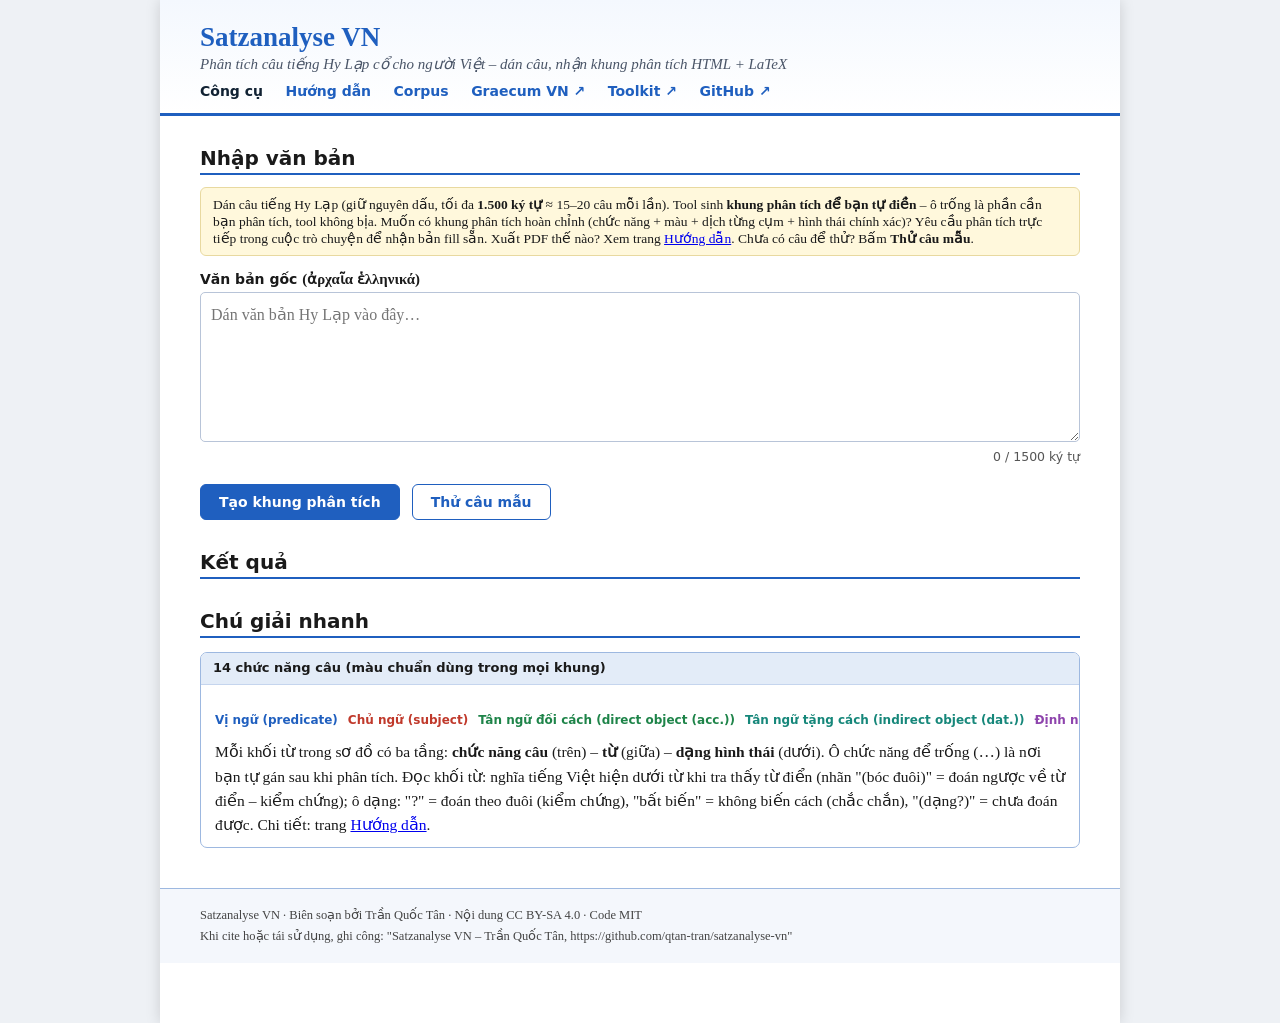
<file: index.html>
<!doctype html>
<html lang="vi">
<head>
<meta charset="UTF-8">
<meta name="viewport" content="width=device-width, initial-scale=1.0">
<title>Satzanalyse VN – Phân tích câu tiếng Hy Lạp cổ</title>
<link rel="stylesheet" href="assets/style.css">
</head>
<body>
<div class="page">

<header class="site">
  <h1><a href="index.html">Satzanalyse VN</a></h1>
  <p class="tagline">Phân tích câu tiếng Hy Lạp cổ cho người Việt – dán câu, nhận khung phân tích HTML + LaTeX</p>
  <nav class="site">
    <a href="index.html" aria-current="page">Công cụ</a>
    <a href="huong-dan.html">Hướng dẫn</a>
    <a href="corpus.html">Corpus</a>
    <a href="https://qtan-tran.github.io/graecum-vn/" target="_blank">Graecum VN ↗</a>
    <a href="https://qtan-tran.github.io/ancient-greek-toolkit/" target="_blank">Toolkit ↗</a>
    <a href="https://github.com/qtan-tran/satzanalyse-vn" target="_blank">GitHub ↗</a>
  </nav>
</header>

<h2 class="sec">Nhập văn bản</h2>

<div class="hint">Dán câu tiếng Hy Lạp (giữ nguyên dấu, tối đa <b>1.500 ký tự</b> ≈ 15–20 câu mỗi lần). Tool sinh <b>khung phân tích để bạn tự điền</b> – ô trống là phần cần bạn phân tích, tool không bịa.
Muốn có khung phân tích hoàn chỉnh (chức năng + màu + dịch từng cụm + hình thái chính xác)? Yêu cầu phân tích trực tiếp trong cuộc trò chuyện để nhận bản fill sẵn. Xuất PDF thế nào? Xem trang <a href="huong-dan.html">Hướng dẫn</a>. Chưa có câu để thử? Bấm <b>Thử câu mẫu</b>.</div>

<div class="err" id="err"></div>
<div class="ok" id="ok"></div>

<label for="f-text">Văn bản gốc <span class="gk">(ἀρχαῖα ἑλληνικά)</span></label>
<textarea id="f-text" spellcheck="false" placeholder="Dán văn bản Hy Lạp vào đây…"></textarea>
<div class="counter" id="counter">0 / 1500 ký tự</div>

<div class="actions">
  <button id="btn-run">Tạo khung phân tích</button>
  <button id="btn-example" class="ghost">Thử câu mẫu</button>
</div>

<h2 class="sec">Kết quả</h2>

<div class="summary" id="summary" style="display:none"></div>
<div class="actions" id="dl-actions" style="display:none">
  <button id="btn-dl-html">Tải satzanalyse.html</button>
  <button id="btn-dl-tex" class="ghost">Tải satzanalyse.tex</button>
  <button id="btn-copy-tex" class="ghost">Chép nội dung .tex</button>
  <button id="btn-open-tab" class="ghost">Mở khung trong tab mới</button>
</div>
<p class="note" id="preview-note" style="display:none">Xem trước bản HTML bên dưới; bấm <b>Mở khung trong tab mới</b> để đọc ở cửa sổ riêng.</p>
<iframe id="preview" title="Xem trước khung phân tích" style="display:none"></iframe>

<h2 class="sec">Chú giải nhanh</h2>
<div class="box">
  <div class="bt">14 chức năng câu (màu chuẩn dùng trong mọi khung)</div>
  <div class="bb">
    <div class="chips" id="chips"></div>
    Mỗi khối từ trong sơ đồ có ba tầng: <b>chức năng câu</b> (trên) – <b>từ</b> (giữa) – <b>dạng hình thái</b> (dưới).
    Ô chức năng để trống (<span class="gk">…</span>) là nơi bạn tự gán sau khi phân tích.
    Đọc khối từ: nghĩa tiếng Việt hiện dưới từ khi tra thấy từ điển (nhãn "(bóc đuôi)" = đoán ngược về từ điển – kiểm chứng); ô dạng: "?" = đoán theo đuôi (kiểm chứng), "bất biến" = không biến cách (chắc chắn), "(dạng?)" = chưa đoán được.
    Chi tiết: trang <a href="huong-dan.html">Hướng dẫn</a>.
  </div>
</div>

<footer class="site">
  Satzanalyse VN · Biên soạn bởi Trần Quốc Tân · Nội dung CC BY-SA 4.0 · Code MIT<br>
  Khi cite hoặc tái sử dụng, ghi công: "Satzanalyse VN – Trần Quốc Tân, https://github.com/qtan-tran/satzanalyse-vn"
</footer>

</div>

<script src="data/dict.js"></script>
<script src="data/morph.js"></script>
<script src="assets/engine.js"></script>
<script src="assets/exporter-html.js"></script>
<script src="assets/exporter-tex.js"></script>
<script>
(function () {
  'use strict';
  var elText = document.getElementById('f-text');
  var elCounter = document.getElementById('counter');
  var elErr = document.getElementById('err');
  var elOk = document.getElementById('ok');
  var elSummary = document.getElementById('summary');
  var elActions = document.getElementById('dl-actions');
  var elPreviewNote = document.getElementById('preview-note');
  var elPreview = document.getElementById('preview');
  var elChips = document.getElementById('chips');
  var lastHTML = '', lastTEX = '', lastName = 'satzanalyse', previewURL = null, tabURL = null;

  /* Câu mẫu John 1:1 (trùng corpus L6) để thử ngay lần đầu. */
  var SAMPLE_TEXT = 'ἐν ἀρχῇ ἦν ὁ λόγος, καὶ ὁ λόγος ἦν πρὸς τὸν θεόν, καὶ θεὸς ἦν ὁ λόγος.';

  document.getElementById('btn-example').addEventListener('click', function () {
    elText.value = SAMPLE_TEXT;
    countChars();
    elText.focus();
  });

  /* Dải màu chức năng ở trang tool */
  elChips.innerHTML = SA.FN.map(function (f) {
    return '<span class="chip" style="color:' + SA.COLORS[f.k] + '">' + f.vi +
      ' (' + f.en + ')</span>';
  }).join('');

  function countChars() {
    var n = Array.from(elText.value.trim()).length;
    var over = n > SA.LIMIT;
    elCounter.textContent = n + ' / ' + SA.LIMIT + ' ký tự';
    elCounter.className = 'counter' + (over ? ' over' : '');
    elText.className = over ? 'over' : '';
  }
  elText.addEventListener('input', countChars);
  elText.addEventListener('keydown', function (e) {
    if ((e.ctrlKey || e.metaKey) && e.key === 'Enter') {
      e.preventDefault();
      document.getElementById('btn-run').click();
    }
  });
  countChars();

  function fail(msg) {
    elErr.textContent = msg;
    elErr.style.display = 'block';
    elOk.style.display = 'none';
    elSummary.style.display = 'none';
    elActions.style.display = 'none';
    elPreviewNote.style.display = 'none';
    elPreview.style.display = 'none';
  }

  function succeed(msg) {
    elOk.textContent = msg;
    elOk.style.display = 'block';
    elErr.style.display = 'none';
  }

  function download(name, content, mime) {
    var blob = new Blob([content], { type: mime + ';charset=utf-8' });
    var a = document.createElement('a');
    a.href = URL.createObjectURL(blob);
    a.download = name;
    document.body.appendChild(a);
    a.click();
    document.body.removeChild(a);
    setTimeout(function () { URL.revokeObjectURL(a.href); }, 5000);
  }

  document.getElementById('btn-run').addEventListener('click', function () {
    var model = SA.analyze(elText.value, {});
    if (!model.ok) {
      if (model.code === 'empty') {
        fail('Bạn chưa dán văn bản. Hãy dán câu tiếng Hy Lạp vào ô "Văn bản gốc" rồi bấm "Tạo khung phân tích".');
      } else if (model.code === 'limit') {
        fail('Văn bản của bạn có ' + model.chars + ' ký tự, vượt ngưỡng ' + SA.LIMIT +
             ' ký tự của một lần phân tích (để khung xuất không quá dài). Hãy chia nhỏ văn bản – mỗi lần khoảng 15–20 câu – rồi phân tích từng phần.');
      } else if (model.code === 'nogreek') {
        fail('Không tìm thấy ký tự Hy Lạp nào trong văn bản. Hãy kiểm tra lại: bản dán cần là văn bản tiếng Hy Lạp (kèm dấu).');
      }
      return;
    }
    lastHTML = SA_HTML.build(model);
    lastTEX = SA_TEX.build(model);
    lastName = 'satzanalyse'; /* không còn ô Tiêu đề (Phần 6): tên file mặc định */

    var nTok = 0;
    model.sentences.forEach(function (s) { nTok += s.tokens.length; });
    var nHit = model.vocab.filter(function (t) { return SA.dictLookup(t); }).length;
    var nMorph = model.vocab.filter(function (t) { return SA.morphLookup(t, SA.dictLookup(t)); }).length;
    succeed('Đã nhận: ' + model.sentences.length + ' câu · ' + nTok + ' khối từ · ' +
            model.vocab.length + ' từ vựng (không lặp), tra từ điển thấy ' + nHit +
            ', gợi ý hình thái ' + nMorph + '. Hai file đã sẵn sàng tải về.');

    elSummary.textContent = 'File xuất: ' + lastName + '.html (khung phân tích, tự điền + in ra PDF qua trình duyệt) · ' +
                            lastName + '.tex (biên dịch qua XeLaTeX/Overleaf).';
    elSummary.style.display = 'block';
    elActions.style.display = 'block';
    elPreviewNote.style.display = 'block';
    elPreview.style.display = 'block';
    if (previewURL) { URL.revokeObjectURL(previewURL); }
    previewURL = URL.createObjectURL(new Blob([lastHTML], { type: 'text/html;charset=utf-8' }));
    elPreview.src = previewURL;
  });

  document.getElementById('btn-open-tab').addEventListener('click', function () {
    if (!lastHTML) return;
    if (tabURL) { URL.revokeObjectURL(tabURL); }
    tabURL = URL.createObjectURL(new Blob([lastHTML], { type: 'text/html;charset=utf-8' }));
    window.open(tabURL, '_blank');
  });

  document.getElementById('btn-dl-html').addEventListener('click', function () {
    download(lastName + '.html', lastHTML, 'text/html');
  });
  document.getElementById('btn-dl-tex').addEventListener('click', function () {
    download(lastName + '.tex', lastTEX, 'application/x-tex');
  });
  document.getElementById('btn-copy-tex').addEventListener('click', function () {
    var btn = this;
    function done() {
      var old = btn.textContent;
      btn.textContent = 'Đã chép ✓';
      setTimeout(function () { btn.textContent = old; }, 1600);
    }
    if (navigator.clipboard && navigator.clipboard.writeText) {
      navigator.clipboard.writeText(lastTEX).then(done);
    } else {
      var ta = document.createElement('textarea');
      ta.value = lastTEX;
      document.body.appendChild(ta);
      ta.select();
      try { document.execCommand('copy'); done(); } catch (e) {}
      document.body.removeChild(ta);
    }
  });
})();
</script>
</body>
</html>
</file>
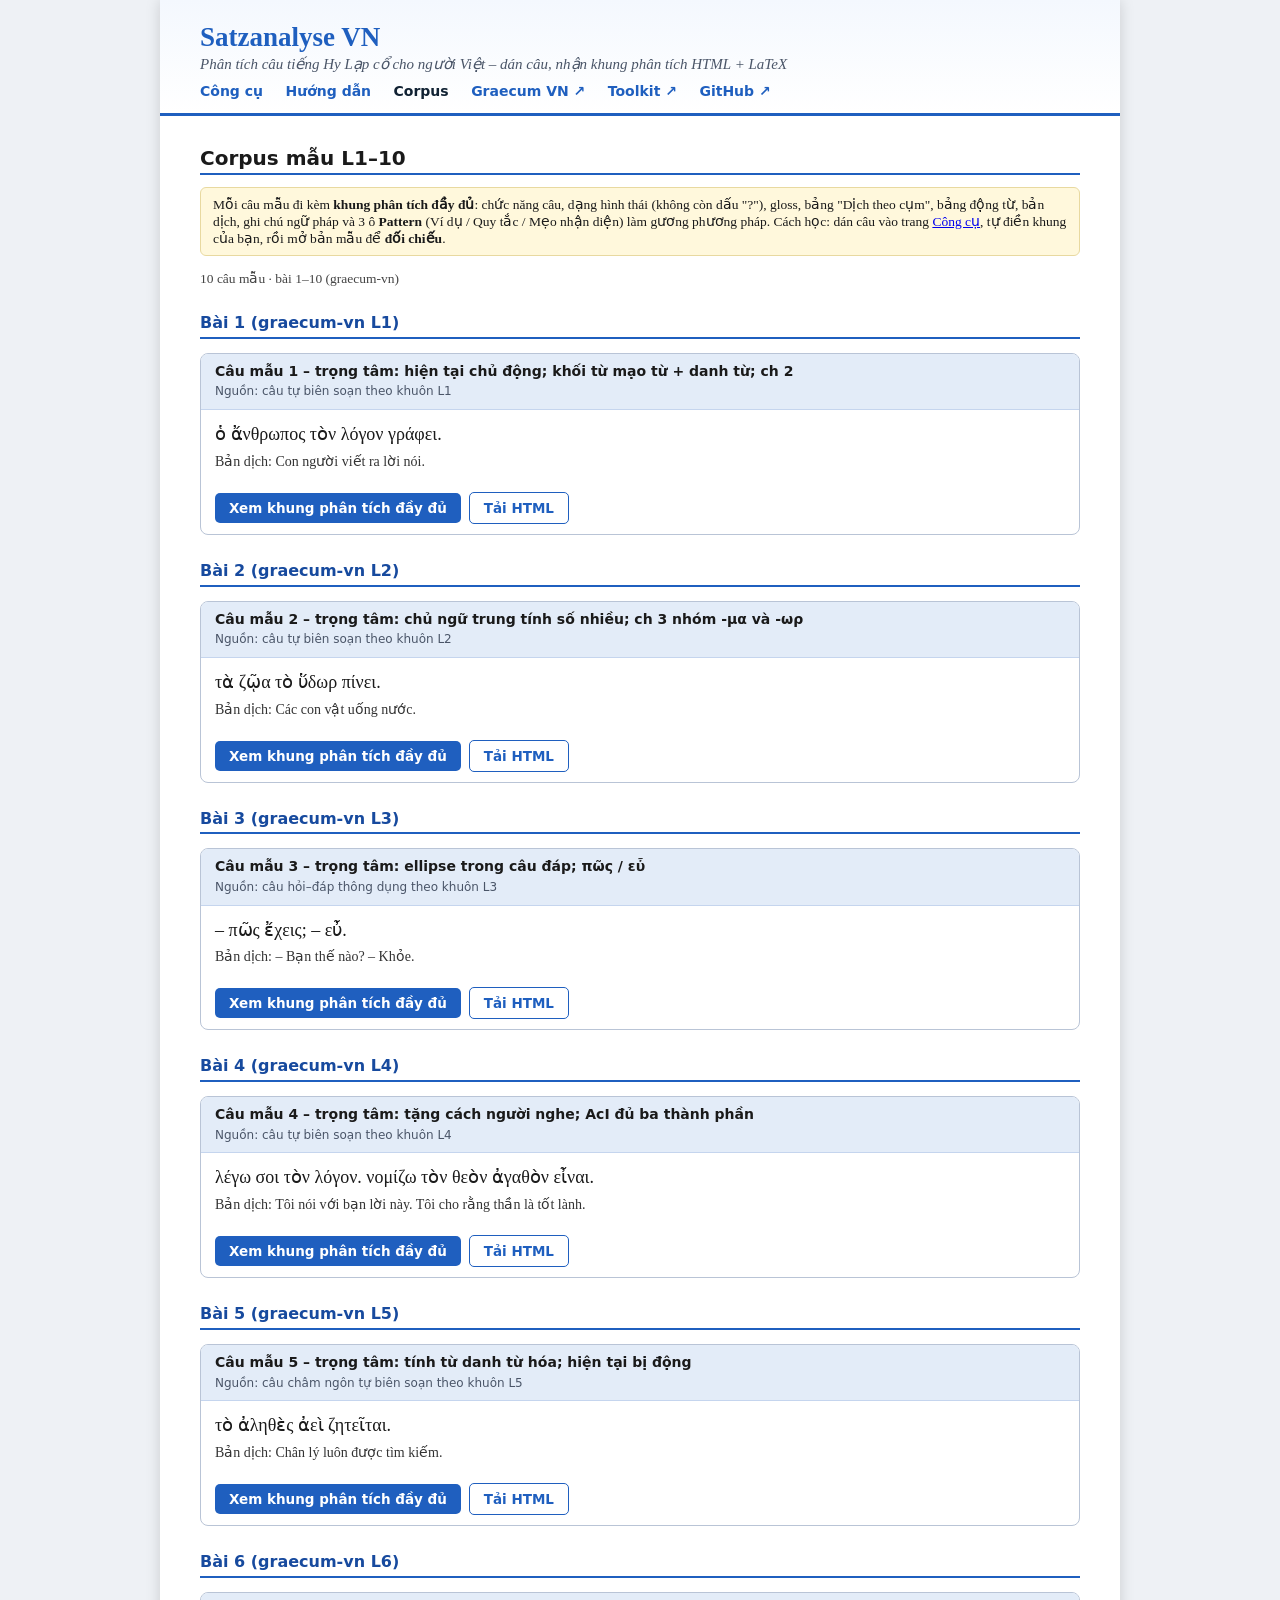
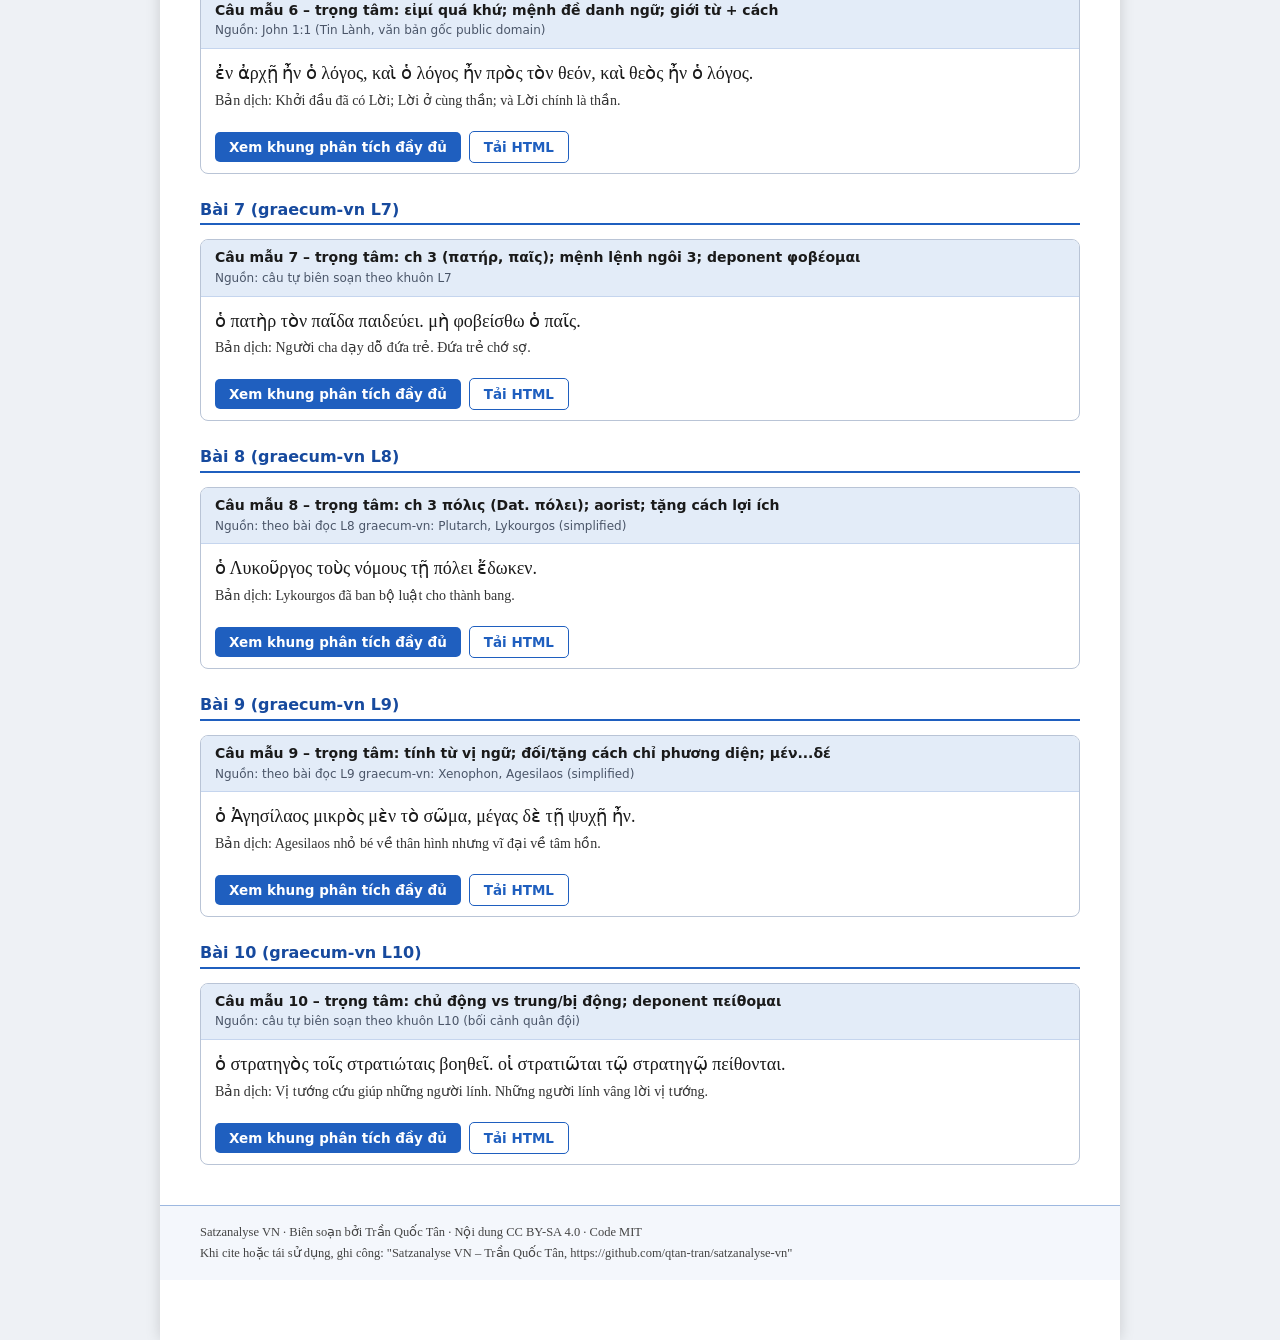
<file: corpus.html>
<!doctype html>
<html lang="vi">
<head>
<meta charset="UTF-8">
<meta name="viewport" content="width=device-width, initial-scale=1.0">
<title>Corpus – Satzanalyse VN</title>
<link rel="stylesheet" href="assets/style.css">
<style>
.ccard{border:1px solid #b9c4d6;border-radius:8px;margin:14px 0;background:#fff;overflow:hidden}
.ccard .ch{background:#e3ecf8;padding:8px 14px;border-bottom:1px solid #c5d5ee;font:700 14px/1.4 system-ui,Arial,sans-serif}
.ccard .ch .src{font:400 12px/1.4 system-ui,Arial,sans-serif;color:#4a5568}
.ccard .cb{padding:10px 14px}
.ccard .gk{font-size:18px;line-height:1.6}
.ccard .vi{color:#333;margin:4px 0 8px;font-size:14px}
.ccard .btns{margin-top:6px}
.ccard button{font:700 13.5px system-ui,Arial,sans-serif;padding:7px 14px;border:0;border-radius:5px;background:#1F5FBF;color:#fff;cursor:pointer;margin-right:8px}
.ccard button.ghost{background:#fff;color:#1F5FBF;border:1px solid #1F5FBF}
.ccard button:hover{background:#174a9e}
.ccard button.ghost:hover{background:#eef4fd}
.ccard .viewwrap{margin-top:10px}
.ccard iframe{width:100%;height:620px;border:1px solid #ccd4e0;border-radius:5px;background:#fff}
.lesson{margin:26px 0 6px;font:700 16px/1.3 system-ui,Arial,sans-serif;border-bottom:2px solid #1F5FBF;padding-bottom:3px;color:#174a9e}
.count{font-size:13.5px;color:#444;margin:10px 0}
</style>
</head>
<body>
<div class="page">

<header class="site">
  <h1><a href="index.html">Satzanalyse VN</a></h1>
  <p class="tagline">Phân tích câu tiếng Hy Lạp cổ cho người Việt – dán câu, nhận khung phân tích HTML + LaTeX</p>
  <nav class="site">
    <a href="index.html">Công cụ</a>
    <a href="huong-dan.html">Hướng dẫn</a>
    <a href="corpus.html" aria-current="page">Corpus</a>
    <a href="https://qtan-tran.github.io/graecum-vn/" target="_blank">Graecum VN ↗</a>
    <a href="https://qtan-tran.github.io/ancient-greek-toolkit/" target="_blank">Toolkit ↗</a>
    <a href="https://github.com/qtan-tran/satzanalyse-vn" target="_blank">GitHub ↗</a>
  </nav>
</header>

<h2 class="sec">Corpus mẫu L1–10</h2>

<div class="hint">Mỗi câu mẫu đi kèm <b>khung phân tích đầy đủ</b>: chức năng câu, dạng hình thái (không còn dấu "?"), gloss, bảng "Dịch theo cụm", bảng động từ, bản dịch, ghi chú ngữ pháp và 3 ô <b>Pattern</b> (Ví dụ / Quy tắc / Mẹo nhận diện) làm gương phương pháp. Cách học: dán câu vào trang <a href="index.html">Công cụ</a>, tự điền khung của bạn, rồi mở bản mẫu để <b>đối chiếu</b>.</div>

<p class="count" id="count"></p>
<div id="corpus-list"><noscript>Trang corpus cần JavaScript. Bạn vẫn có thể dán câu vào trang Công cụ.</noscript></div>

<footer class="site">
  Satzanalyse VN · Biên soạn bởi Trần Quốc Tân · Nội dung CC BY-SA 4.0 · Code MIT<br>
  Khi cite hoặc tái sử dụng, ghi công: "Satzanalyse VN – Trần Quốc Tân, https://github.com/qtan-tran/satzanalyse-vn"
</footer>

</div>
<script src="data/dict.js"></script>
<script src="data/morph.js"></script>
<script src="data/corpus.js"></script>
<script src="assets/engine.js"></script>
<script src="assets/exporter-html.js"></script>
<script>
/* Corpus gallery: dựng danh sách theo bài từ window.SA_CORPUS;
 * mỗi câu render lười (chỉ khi bấm "Xem khung") qua SA_HTML.build(model, fill). */
(function () {
  'use strict';
  var C = window.SA_CORPUS;
  var list = document.getElementById('corpus-list');
  if (!C || !C.items || !C.items.length) {
    list.textContent = 'Chưa có câu mẫu nào.';
    return;
  }
  document.getElementById('count').textContent = C.items.length + ' câu mẫu · bài 1–10 (graecum-vn)';

  var frag = document.createDocumentFragment();
  var lastLesson = -1;

  C.items.forEach(function (it, i) {
    if (it.lesson !== lastLesson) {
      var h = document.createElement('h3');
      h.className = 'lesson';
      h.textContent = 'Bài ' + it.lesson + ' (graecum-vn L' + it.lesson + ')';
      frag.appendChild(h);
      lastLesson = it.lesson;
    }

    var card = document.createElement('div');
    card.className = 'ccard';
    var head = document.createElement('div');
    head.className = 'ch';
    head.innerHTML = 'Câu mẫu ' + (i + 1) + ' – trọng tâm: ' +
      String(it.focus).replace(/&/g, '&amp;').replace(/</g, '&lt;') +
      '<br><span class="src">Nguồn: ' + String(it.source).replace(/&/g, '&amp;').replace(/</g, '&lt;') + '</span>';
    var body = document.createElement('div');
    body.className = 'cb';
    var gk = document.createElement('div');
    gk.className = 'gk';
    gk.textContent = it.greek;
    var vi = document.createElement('div');
    vi.className = 'vi';
    vi.textContent = 'Bản dịch: ' + it.vi;
    var btns = document.createElement('div');
    btns.className = 'btns';
    var bView = document.createElement('button');
    bView.textContent = 'Xem khung phân tích đầy đủ';
    var bDl = document.createElement('button');
    bDl.className = 'ghost';
    bDl.textContent = 'Tải HTML';
    btns.appendChild(bView);
    btns.appendChild(bDl);

    var view = document.createElement('div');
    view.className = 'viewwrap';
    view.hidden = true;
    var frame = document.createElement('iframe');
    frame.title = 'Khung phân tích – ' + it.title;
    view.appendChild(frame);

    function buildHtml() {
      var model = SA.analyze(it.greek, { title: it.title, subtitle: it.subtitle });
      var fill = {
        hint: 'Khung mẫu có phân tích đầy đủ (Corpus Satzanalyse VN) – tự điền khung của bạn ở trang Công cụ rồi đối chiếu.',
        vi: it.vi,
        sentences: it.sentences,
        patterns: it.patterns
      };
      return SA_HTML.build(model, fill);
    }

    bView.addEventListener('click', function () {
      if (frame.getAttribute('data-built') !== '1') {
        frame.srcdoc = buildHtml();
        frame.setAttribute('data-built', '1');
      }
      view.hidden = !view.hidden;
      bView.textContent = view.hidden ? 'Xem khung phân tích đầy đủ' : 'Ẩn khung phân tích';
    });

    bDl.addEventListener('click', function () {
      var blob = new Blob([buildHtml()], { type: 'text/html;charset=utf-8' });
      var a = document.createElement('a');
      a.href = URL.createObjectURL(blob);
      a.download = 'satzanalyse-corpus-L' + it.lesson + '.html';
      document.body.appendChild(a);
      a.click();
      document.body.removeChild(a);
      URL.revokeObjectURL(a.href);
    });

    body.appendChild(gk);
    body.appendChild(vi);
    body.appendChild(btns);
    body.appendChild(view);
    card.appendChild(head);
    card.appendChild(body);
    frag.appendChild(card);
  });

  list.appendChild(frag);
})();
</script>
</body>
</html>
</file>
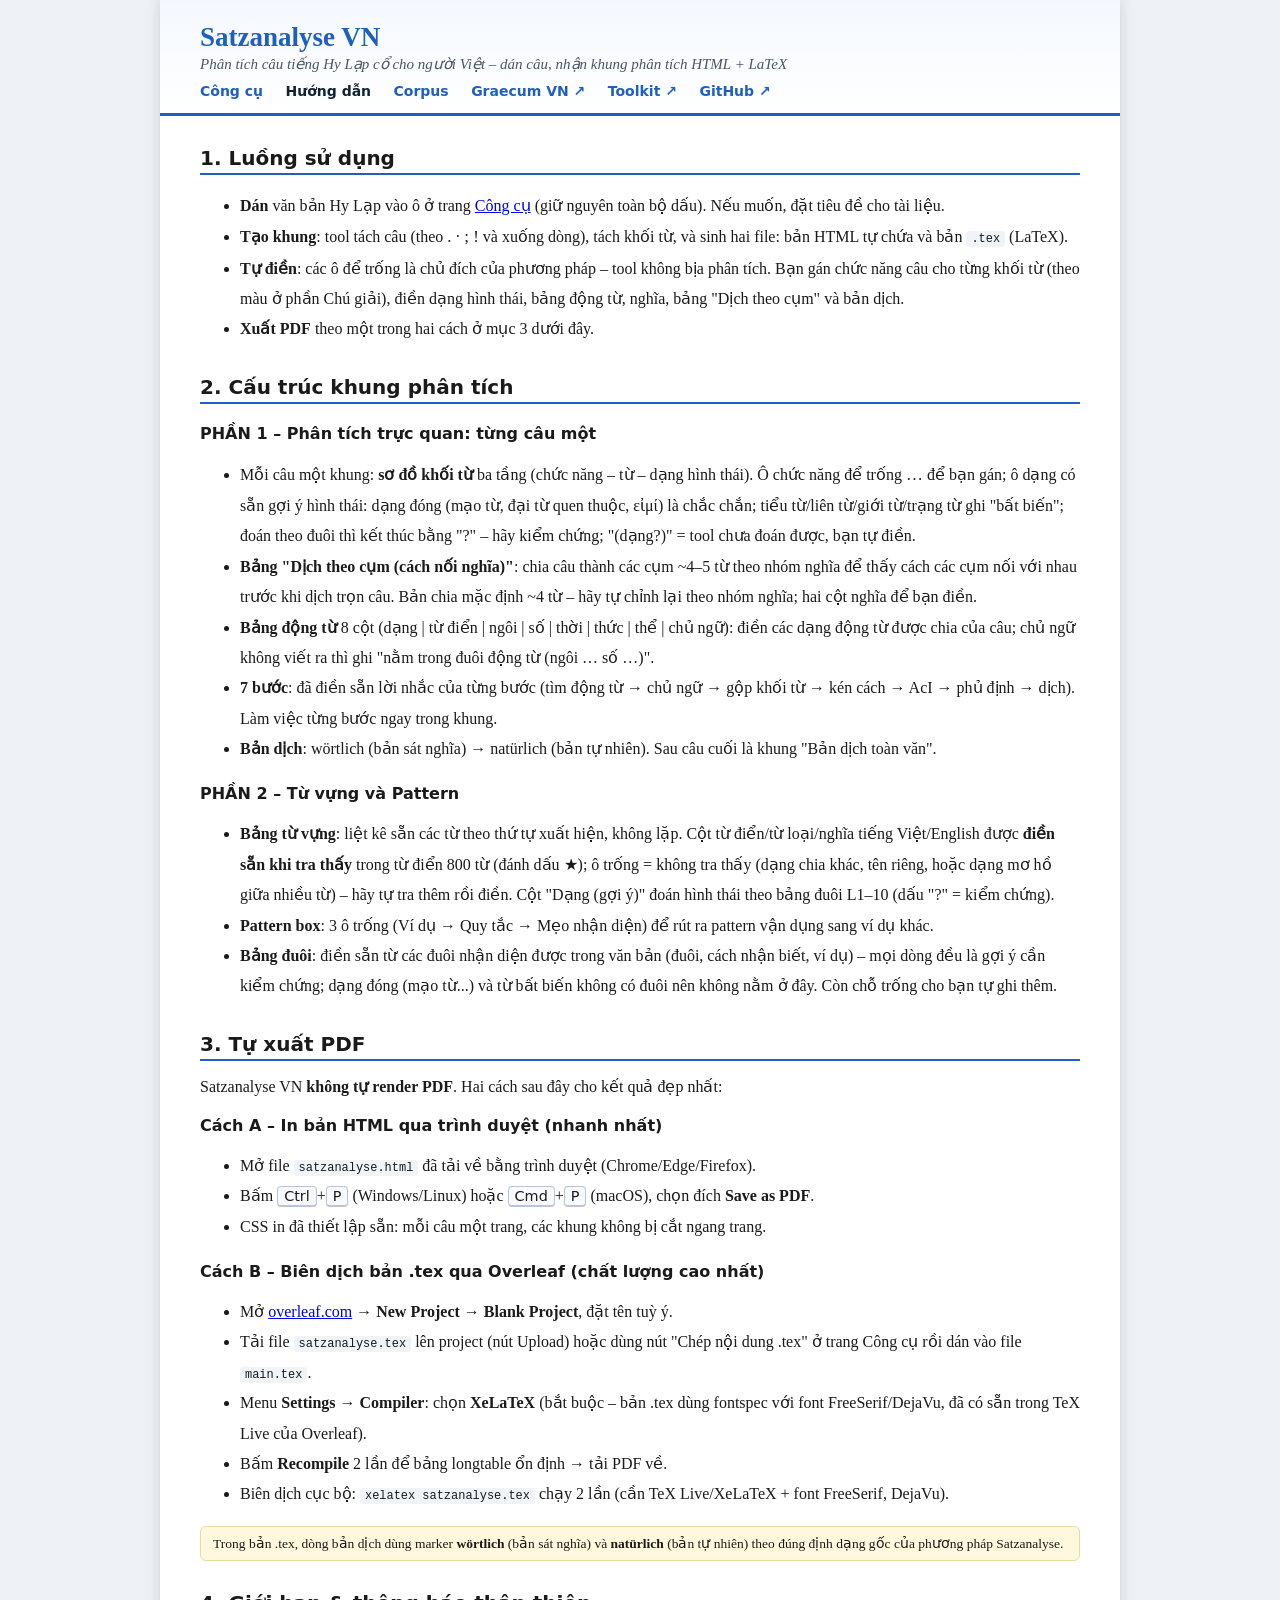
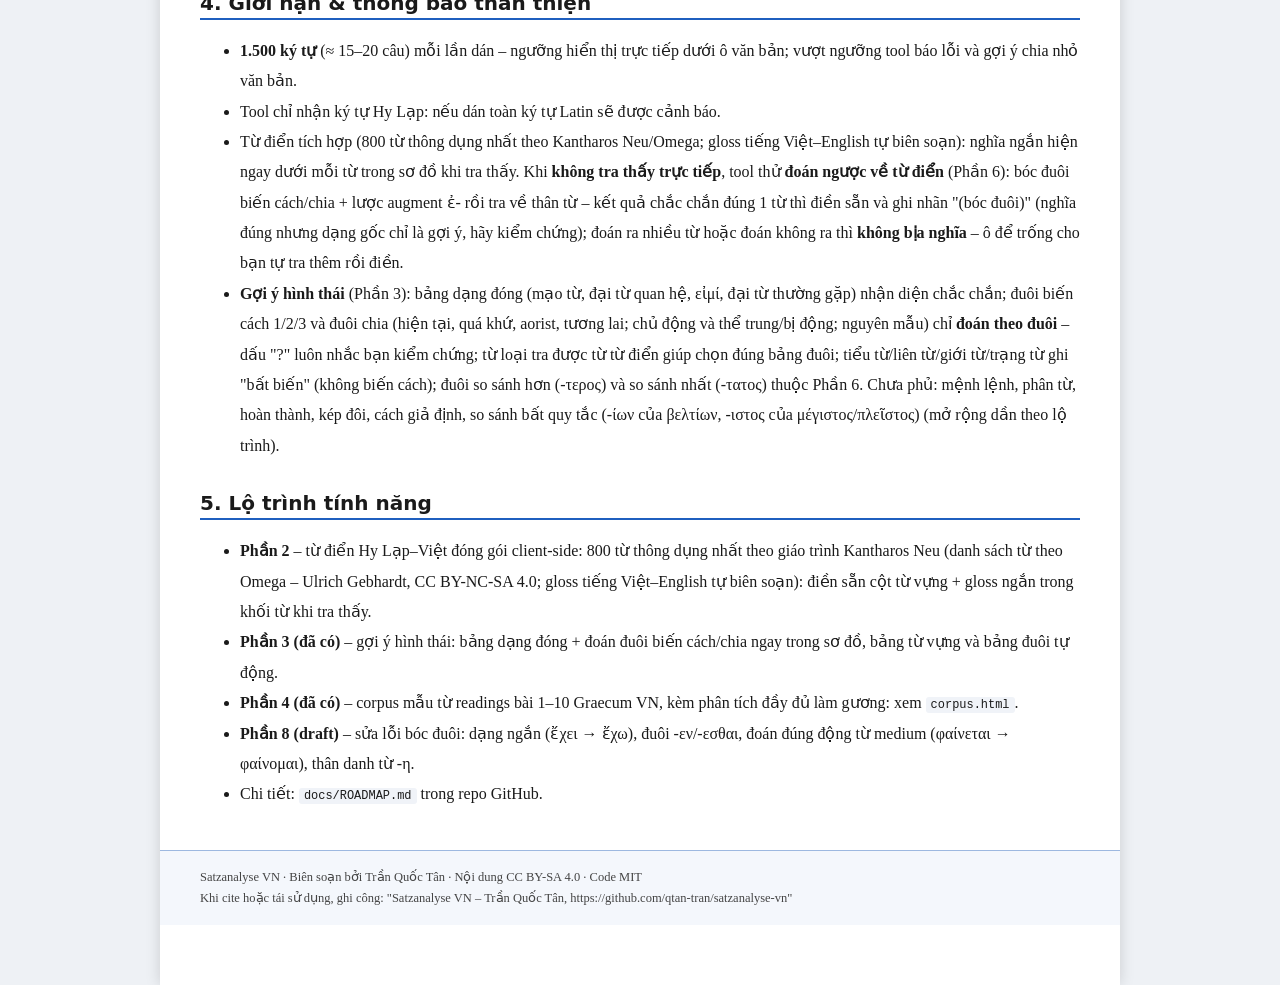
<file: huong-dan.html>
<!doctype html>
<html lang="vi">
<head>
<meta charset="UTF-8">
<meta name="viewport" content="width=device-width, initial-scale=1.0">
<title>Hướng dẫn – Satzanalyse VN</title>
<link rel="stylesheet" href="assets/style.css">
</head>
<body>
<div class="page">

<header class="site">
  <h1><a href="index.html">Satzanalyse VN</a></h1>
  <p class="tagline">Phân tích câu tiếng Hy Lạp cổ cho người Việt – dán câu, nhận khung phân tích HTML + LaTeX</p>
  <nav class="site">
    <a href="index.html">Công cụ</a>
    <a href="huong-dan.html" aria-current="page">Hướng dẫn</a>
    <a href="corpus.html">Corpus</a>
    <a href="https://qtan-tran.github.io/graecum-vn/" target="_blank">Graecum VN ↗</a>
    <a href="https://qtan-tran.github.io/ancient-greek-toolkit/" target="_blank">Toolkit ↗</a>
    <a href="https://github.com/qtan-tran/satzanalyse-vn" target="_blank">GitHub ↗</a>
  </nav>
</header>

<h2 class="sec">1. Luồng sử dụng</h2>
<ul class="flow">
  <li><b>Dán</b> văn bản Hy Lạp vào ô ở trang <a href="index.html">Công cụ</a> (giữ nguyên toàn bộ dấu). Nếu muốn, đặt tiêu đề cho tài liệu.</li>
  <li><b>Tạo khung</b>: tool tách câu (theo <span class="gk">. · ; !</span> và xuống dòng), tách khối từ, và sinh hai file: bản HTML tự chứa và bản <code>.tex</code> (LaTeX).</li>
  <li><b>Tự điền</b>: các ô để trống là chủ đích của phương pháp – tool không bịa phân tích. Bạn gán chức năng câu cho từng khối từ (theo màu ở phần Chú giải), điền dạng hình thái, bảng động từ, nghĩa, bảng "Dịch theo cụm" và bản dịch.</li>
  <li><b>Xuất PDF</b> theo một trong hai cách ở mục 3 dưới đây.</li>
</ul>

<h2 class="sec">2. Cấu trúc khung phân tích</h2>
<h3 class="subsec">PHẦN 1 – Phân tích trực quan: từng câu một</h3>
<ul class="flow">
  <li>Mỗi câu một khung: <b>sơ đồ khối từ</b> ba tầng (chức năng – từ – dạng hình thái). Ô chức năng để trống <span class="gk">…</span> để bạn gán; ô dạng có sẵn gợi ý hình thái: dạng đóng (mạo từ, đại từ quen thuộc, εἰμί) là chắc chắn; tiểu từ/liên từ/giới từ/trạng từ ghi "bất biến"; đoán theo đuôi thì kết thúc bằng "?" – hãy kiểm chứng; "(dạng?)" = tool chưa đoán được, bạn tự điền.</li>
  <li><b>Bảng "Dịch theo cụm (cách nối nghĩa)"</b>: chia câu thành các cụm ~4–5 từ theo nhóm nghĩa để thấy cách các cụm nối với nhau trước khi dịch trọn câu. Bản chia mặc định ~4 từ – hãy tự chỉnh lại theo nhóm nghĩa; hai cột nghĩa để bạn điền.</li>
  <li><b>Bảng động từ</b> 8 cột (dạng | từ điển | ngôi | số | thời | thức | thể | chủ ngữ): điền các dạng động từ được chia của câu; chủ ngữ không viết ra thì ghi "nằm trong đuôi động từ (ngôi … số …)".</li>
  <li><b>7 bước</b>: đã điền sẵn lời nhắc của từng bước (tìm động từ → chủ ngữ → gộp khối từ → kén cách → AcI → phủ định → dịch). Làm việc từng bước ngay trong khung.</li>
  <li><b>Bản dịch</b>: wörtlich (bản sát nghĩa) → natürlich (bản tự nhiên). Sau câu cuối là khung "Bản dịch toàn văn".</li>
</ul>
<h3 class="subsec">PHẦN 2 – Từ vựng và Pattern</h3>
<ul class="flow">
  <li><b>Bảng từ vựng</b>: liệt kê sẵn các từ theo thứ tự xuất hiện, không lặp. Cột từ điển/từ loại/nghĩa tiếng Việt/English được <b>điền sẵn khi tra thấy</b> trong từ điển 800 từ (đánh dấu ★); ô trống = không tra thấy (dạng chia khác, tên riêng, hoặc dạng mơ hồ giữa nhiều từ) – hãy tự tra thêm rồi điền. Cột "Dạng (gợi ý)" đoán hình thái theo bảng đuôi L1–10 (dấu "?" = kiểm chứng).</li>
  <li><b>Pattern box</b>: 3 ô trống (Ví dụ → Quy tắc → Mẹo nhận diện) để rút ra pattern vận dụng sang ví dụ khác.</li>
  <li><b>Bảng đuôi</b>: điền sẵn từ các đuôi nhận diện được trong văn bản (đuôi, cách nhận biết, ví dụ) – mọi dòng đều là gợi ý cần kiểm chứng; dạng đóng (mạo từ...) và từ bất biến không có đuôi nên không nằm ở đây. Còn chỗ trống cho bạn tự ghi thêm.</li>
</ul>

<h2 class="sec">3. Tự xuất PDF</h2>
<p>Satzanalyse VN <b>không tự render PDF</b>. Hai cách sau đây cho kết quả đẹp nhất:</p>
<h3 class="subsec">Cách A – In bản HTML qua trình duyệt (nhanh nhất)</h3>
<ul class="flow">
  <li>Mở file <code>satzanalyse.html</code> đã tải về bằng trình duyệt (Chrome/Edge/Firefox).</li>
  <li>Bấm <kbd>Ctrl</kbd>+<kbd>P</kbd> (Windows/Linux) hoặc <kbd>Cmd</kbd>+<kbd>P</kbd> (macOS), chọn đích <b>Save as PDF</b>.</li>
  <li>CSS in đã thiết lập sẵn: mỗi câu một trang, các khung không bị cắt ngang trang.</li>
</ul>
<h3 class="subsec">Cách B – Biên dịch bản .tex qua Overleaf (chất lượng cao nhất)</h3>
<ul class="flow">
  <li>Mở <a href="https://www.overleaf.com" target="_blank">overleaf.com</a> → <b>New Project → Blank Project</b>, đặt tên tuỳ ý.</li>
  <li>Tải file <code>satzanalyse.tex</code> lên project (nút Upload) hoặc dùng nút "Chép nội dung .tex" ở trang Công cụ rồi dán vào file <code>main.tex</code>.</li>
  <li>Menu <b>Settings → Compiler</b>: chọn <b>XeLaTeX</b> (bắt buộc – bản .tex dùng fontspec với font FreeSerif/DejaVu, đã có sẵn trong TeX Live của Overleaf).</li>
  <li>Bấm <b>Recompile</b> 2 lần để bảng longtable ổn định → tải PDF về.</li>
  <li>Biên dịch cục bộ: <code>xelatex satzanalyse.tex</code> chạy 2 lần (cần TeX Live/XeLaTeX + font FreeSerif, DejaVu).</li>
</ul>
<div class="hint">Trong bản .tex, dòng bản dịch dùng marker <b>wörtlich</b> (bản sát nghĩa) và <b>natürlich</b> (bản tự nhiên) theo đúng định dạng gốc của phương pháp Satzanalyse.</div>

<h2 class="sec">4. Giới hạn & thông báo thân thiện</h2>
<ul class="flow">
  <li><b>1.500 ký tự</b> (≈ 15–20 câu) mỗi lần dán – ngưỡng hiển thị trực tiếp dưới ô văn bản; vượt ngưỡng tool báo lỗi và gợi ý chia nhỏ văn bản.</li>
  <li>Tool chỉ nhận ký tự Hy Lạp: nếu dán toàn ký tự Latin sẽ được cảnh báo.</li>
  <li>Từ điển tích hợp (800 từ thông dụng nhất theo Kantharos Neu/Omega; gloss tiếng Việt–English tự biên soạn): nghĩa ngắn hiện ngay dưới mỗi từ trong sơ đồ khi tra thấy. Khi <b>không tra thấy trực tiếp</b>, tool thử <b>đoán ngược về từ điển</b> (Phần 6): bóc đuôi biến cách/chia + lược augment ἐ- rồi tra về thân từ – kết quả chắc chắn đúng 1 từ thì điền sẵn và ghi nhãn "(bóc đuôi)" (nghĩa đúng nhưng dạng gốc chỉ là gợi ý, hãy kiểm chứng); đoán ra nhiều từ hoặc đoán không ra thì <b>không bịa nghĩa</b> – ô để trống cho bạn tự tra thêm rồi điền.</li>
  <li><b>Gợi ý hình thái</b> (Phần 3): bảng dạng đóng (mạo từ, đại từ quan hệ, εἰμί, đại từ thường gặp) nhận diện chắc chắn; đuôi biến cách 1/2/3 và đuôi chia (hiện tại, quá khứ, aorist, tương lai; chủ động và thể trung/bị động; nguyên mẫu) chỉ <b>đoán theo đuôi</b> – dấu "?" luôn nhắc bạn kiểm chứng; từ loại tra được từ từ điển giúp chọn đúng bảng đuôi; tiểu từ/liên từ/giới từ/trạng từ ghi "bất biến" (không biến cách); đuôi so sánh hơn (-τερος) và so sánh nhất (-τατος) thuộc Phần 6. Chưa phủ: mệnh lệnh, phân từ, hoàn thành, kép đôi, cách giả định, so sánh bất quy tắc (-ίων của βελτίων, -ιστος của μέγιστος/πλεῖστος) (mở rộng dần theo lộ trình).</li>
</ul>

<h2 class="sec">5. Lộ trình tính năng</h2>
<ul class="flow">
  <li><b>Phần 2</b> – từ điển Hy Lạp–Việt đóng gói client-side: 800 từ thông dụng nhất theo giáo trình Kantharos Neu (danh sách từ theo Omega – Ulrich Gebhardt, CC BY-NC-SA 4.0; gloss tiếng Việt–English tự biên soạn): điền sẵn cột từ vựng + gloss ngắn trong khối từ khi tra thấy.</li>
  <li><b>Phần 3 (đã có)</b> – gợi ý hình thái: bảng dạng đóng + đoán đuôi biến cách/chia ngay trong sơ đồ, bảng từ vựng và bảng đuôi tự động.</li>
  <li><b>Phần 4 (đã có)</b> – corpus mẫu từ readings bài 1–10 Graecum VN, kèm phân tích đầy đủ làm gương: xem <code>corpus.html</code>.</li>
  <li><b>Phần 8 (draft)</b> – sửa lỗi bóc đuôi: dạng ngắn (ἔχει → ἔχω), đuôi -εν/-εσθαι, đoán đúng động từ medium (φαίνεται → φαίνομαι), thân danh từ -η.</li>
  <li>Chi tiết: <code>docs/ROADMAP.md</code> trong repo GitHub.</li>
</ul>

<footer class="site">
  Satzanalyse VN · Biên soạn bởi Trần Quốc Tân · Nội dung CC BY-SA 4.0 · Code MIT<br>
  Khi cite hoặc tái sử dụng, ghi công: "Satzanalyse VN – Trần Quốc Tân, https://github.com/qtan-tran/satzanalyse-vn"
</footer>

</div>
</body>
</html>
</file>
<file: assets/style.css>
/* Satzanalyse VN – style.css
 * Style dùng chung cho các trang của site (đồng bộ palette canvas Satzanalyse + portal graecum-vn).
 * Code: MIT License. Không dependency, không build. */

:root{
  --Prad:#1F5FBF;--Subj:#C0392B;--Akk:#1E8449;--Dat:#16877A;--Attr:#8E44AD;
  --PN:#D9730D;--Adv:#8A6D1D;--Inf:#B03A6F;--Neg:#000;--Part:#7F8C8D;
  --AcIS:#E0457B;--Konj:#5D6D7E;--App:#2E4A9E;--Vok:#4A235A;
  --ink:#1a1a1a;--accent:#1F5FBF;--border:#9db8e0;--headbg:#e3ecf8;
}
*{box-sizing:border-box}
body{font-family:'Palatino Linotype','Book Antiqua',Palatino,'Times New Roman',serif;
     color:var(--ink);background:#eef1f5;margin:0}
.page{max-width:960px;margin:0 auto;background:#fff;min-height:100vh;
      box-shadow:0 0 14px rgba(0,0,0,.15);padding:0 40px 60px}
header.site{border-bottom:3px solid var(--accent);margin:0 -40px 26px;padding:22px 40px 14px;
      background:linear-gradient(180deg,#f4f8fe,#fff)}
header.site h1{font-size:27px;margin:0 0 2px;color:var(--accent)}
header.site h1 a{color:inherit;text-decoration:none}
header.site .tagline{font-style:italic;color:#4a5568;margin:0 0 10px;font-size:15px}
nav.site{font-family:system-ui,Arial,sans-serif;font-size:14px}
nav.site a{color:var(--accent);text-decoration:none;margin-right:18px;font-weight:600}
nav.site a:hover{text-decoration:underline}
nav.site a[aria-current="page"]{color:#123;cursor:default;font-weight:700}
h2.sec{font-family:system-ui,Arial,sans-serif;font-size:20px;border-bottom:2px solid var(--accent);
      padding-bottom:3px;margin:30px 0 12px}
h3.subsec{font-family:system-ui,Arial,sans-serif;font-size:16px;margin:20px 0 8px}
.gk{font-family:'Palatino Linotype','Book Antiqua',Palatino,'Times New Roman',serif;font-size:1.06em}
.box{border:1px solid var(--border);border-radius:7px;margin:14px 0;background:#fff;overflow:hidden}
.box>.bt{background:var(--headbg);font:700 13px/1.3 system-ui,Arial,sans-serif;padding:7px 12px;
      border-bottom:1px solid #c5d5ee}
.box>.bb{padding:10px 14px;font-size:15.5px;line-height:1.55}
.hint{background:#fff8dc;border:1px solid #e8d9a0;border-radius:6px;padding:8px 12px;
      font-size:13.5px;margin:0 0 14px}
.err{background:#fdecea;border:1px solid #f5b7b0;border-radius:6px;padding:10px 12px;
      font-size:14px;margin:10px 0;display:none;color:#7b241c}
.ok{background:#eafaf1;border:1px solid #a9dfbf;border-radius:6px;padding:10px 12px;
      font-size:14px;margin:10px 0;display:none}
label{font-family:system-ui,Arial,sans-serif;font-size:14px;font-weight:600;display:block;margin:12px 0 4px}
input[type=text],textarea{width:100%;font-size:16px;padding:8px 10px;border:1px solid #b8c4d8;
      border-radius:5px;font-family:inherit;background:#fff}
textarea{min-height:150px;resize:vertical;line-height:1.7}
textarea.over{border-color:#e74c3c;background:#fff5f4}
.counter{font-family:system-ui,Arial,sans-serif;font-size:12.5px;color:#555;text-align:right;margin-top:3px}
.counter.over{color:#c0392b;font-weight:700}
button{font:700 14px system-ui,Arial,sans-serif;border-radius:6px;border:1px solid var(--accent);
      background:var(--accent);color:#fff;padding:9px 18px;cursor:pointer;margin:14px 8px 0 0}
button:hover{background:#194d96}
button.ghost{background:#fff;color:var(--accent)}
button.ghost:hover{background:#eef4fd}
button:disabled{opacity:.45;cursor:not-allowed}
.chips{margin:8px 0 4px;line-height:2.1}
.chip{font:700 12px system-ui,Arial,sans-serif;margin-right:10px;white-space:nowrap}
.actions{margin-top:6px}
.summary{font-family:system-ui,Arial,sans-serif;font-size:13.5px;color:#333}
table{border-collapse:collapse;width:100%;font-size:13.5px}
th{font-family:system-ui,Arial,sans-serif;font-size:12px;background:#f0f3f8;text-align:left}
th,td{border:1px solid #ccd4e0;padding:4px 7px;vertical-align:top}
iframe#preview{width:100%;height:520px;border:1px solid var(--border);border-radius:6px;background:#fff}
ul.flow{line-height:1.9}
footer.site{margin:40px -40px 0;padding:16px 40px;border-top:1px solid var(--border);
      background:#f4f7fc;font-size:12.5px;color:#444;line-height:1.7}
footer.site a{color:var(--accent)}
.note{font-size:13px;color:#444;margin-top:8px}
code{background:#f0f3f8;border-radius:3px;padding:1px 5px;font-size:.92em}
kbd{font-family:system-ui,Arial,sans-serif;border:1px solid #b8c4d8;border-bottom-width:2px;
      border-radius:4px;padding:1px 6px;background:#f8fafd;font-size:.9em}

/* Mobile: page hẹp lại, nav wrap, iframe thấp hơn */
@media (max-width:640px){
  .page{padding:0 16px 40px}
  header.site{margin:0 -16px 22px;padding:16px 16px 10px}
  footer.site{margin:40px -16px 0;padding:14px 16px}
  header.site h1{font-size:22px}
  header.site .tagline{font-size:13.5px}
  nav.site{line-height:1.9}
  nav.site a{margin-right:12px;display:inline-block}
  iframe#preview{height:400px}
}
</file>
